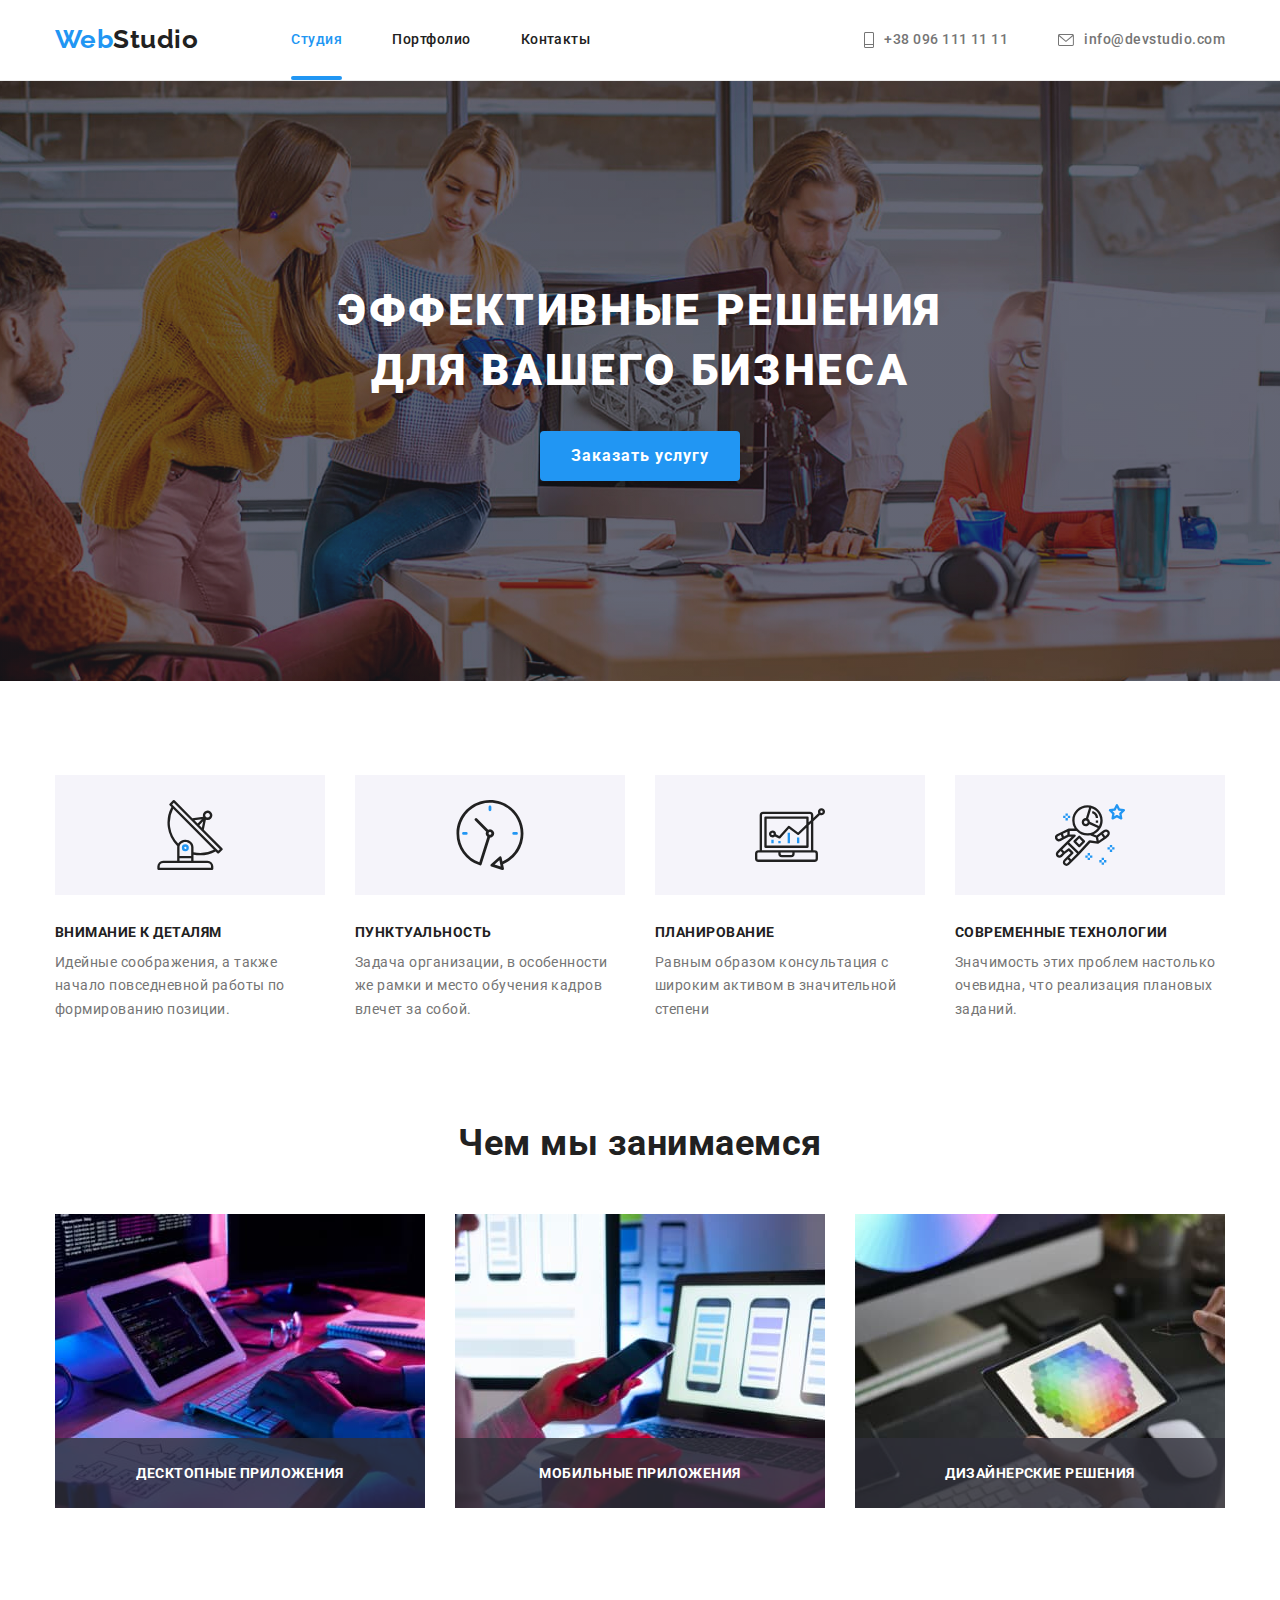
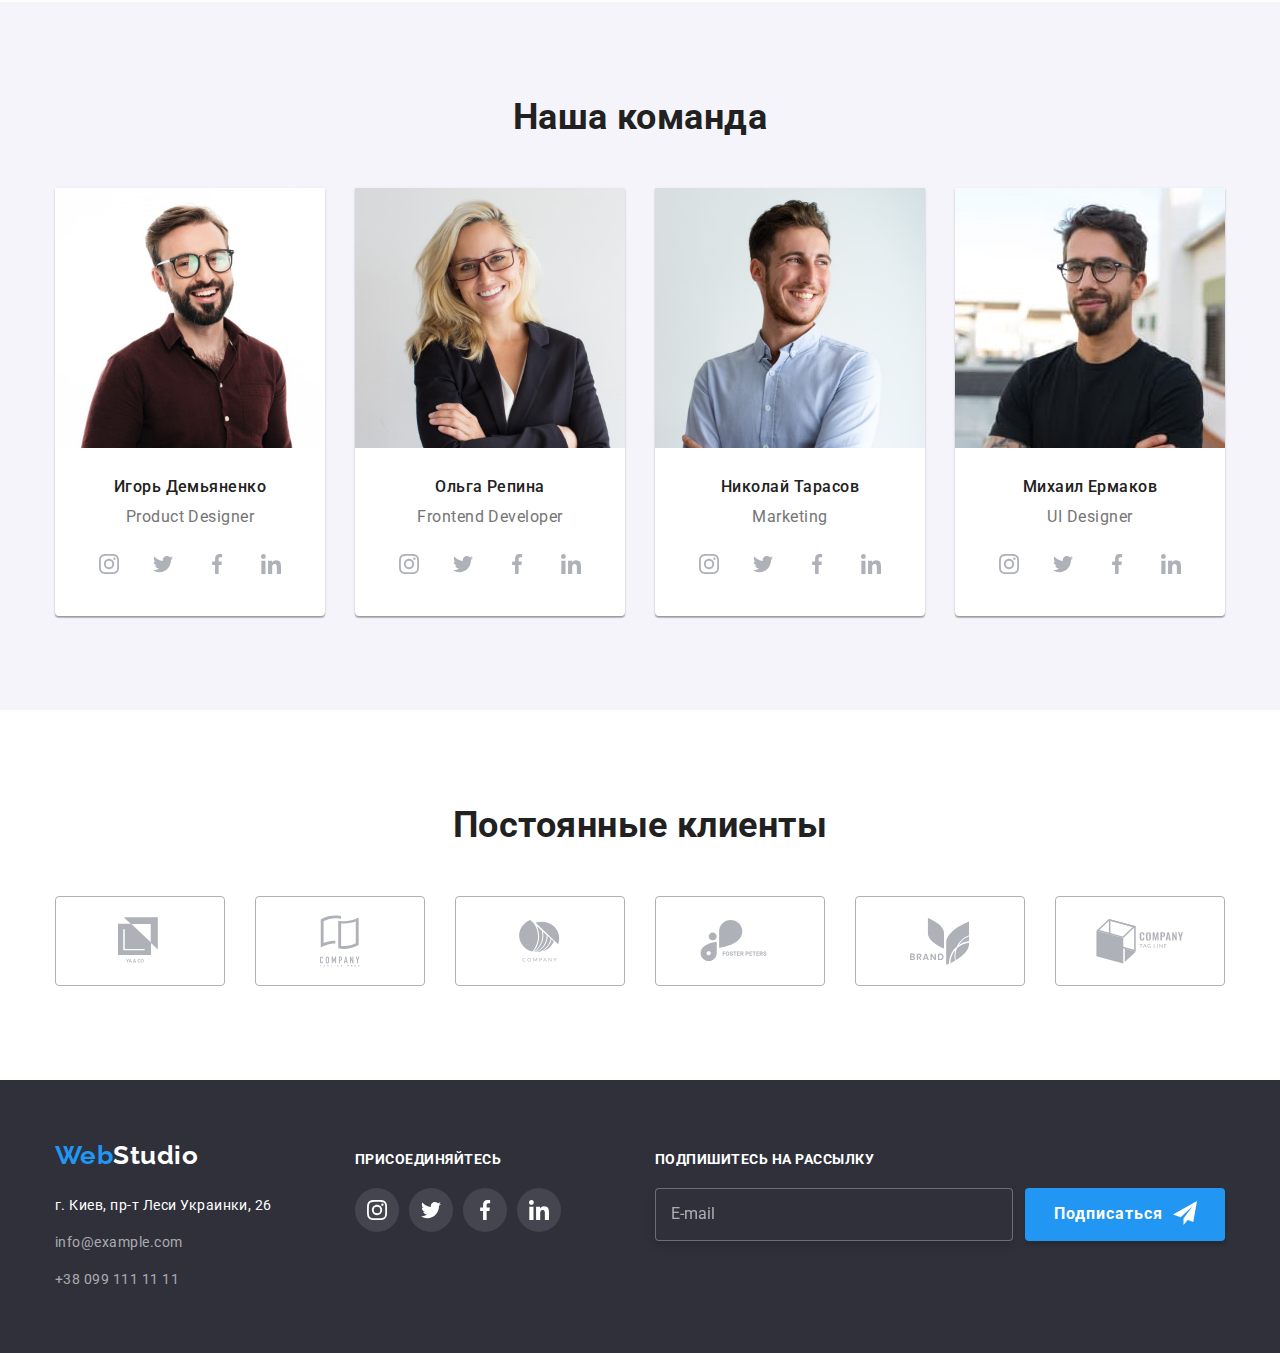
<file: index.html>
<!DOCTYPE html>
<html lang="ru">

 <head>
     <meta charset="UTF-8">
     <meta http-equiv="X-UA-Compatible" content="IE=edge">
     <meta name="viewport" content="width=device-width, initial-scale=1.0">
     <title>Студия</title>
     <link rel="stylesheet" href="css/main.min.css">
     <link rel="preconnect" href="https://fonts.gstatic.com">
     <link
        href="https://fonts.googleapis.com/css2?family=Raleway:wght@700&family=Roboto:wght@400;500;700;900&display=swap"
        rel="stylesheet">
 </head>

 <body>
<header class="page-header">
    <div class="container page-header__container">
        <nav class="navigation">
            <a href="./index.html" class="logo">Web<span class="header-page__logo">Studio</span></a>
            <button type="button" class="menu-btn" data-menu-button>
                <svg class="menu-btn__icon" width="40" height="40" aria-label="Переключатель мобильного меню">
                    <use class="icon-menu" href="./images/icons.svg#icon-menu"></use>
                    <use class="icon-cross" href="./images/icons.svg#icon-mobile-close"></use>
                </svg>
            </button>
        </nav>
        <div class="menu-container" data-menu>
           <ul class="list menu">
                <li class="menu__item">
                    <a class="link menu__link--active" href="./index.html">Студия</a>
                </li>
                <li class="menu__item">
                    <a class="link menu__link" href="./portfolio.html">Портфолио</a>
                </li>
                <li class="menu__item">
                    <a class="link menu__link" href="./contacts.html">Контакты</a>
                </li>
            </ul>
            <div class="mobile-contacts">
            <ul class="list contacts">
                <li class="contacts__item">
                    <a class="link contacts__link" href="tel:+380961111111">
                        <svg class="contacts__icon" width="10" height="16">
                            <use href="./images/icons.svg#icon-phone"></use>
                        </svg>
                        +38 096 111 11 11
                    </a>
                </li>
                <li class="contacts__item">
                 <a class="link contacts__link contacts__link--mobile" href="mailto:info@devstudio.com">
                  <svg class="contacts__icon" width="16" height="12">
                      <use href="./images/icons.svg#icon-envelope"></use>
                 </svg>
                  info@devstudio.com
                 </a>
                </li>
            </ul>
            <ul class="list web">
                <li class="web__item">
                    <a href="./" class="link web__link" target="_blank" rel="noopener norefferrer">Instagram</a>
                </li>
                <li class="web__item">
                    <a href="./" class="link web__link" target="_blank" rel="noopener norefferrer">Twitter</a>
                </li>
                <li class="web__item">
                    <a href="./" class="link web__link" target="_blank" rel="noopener norefferrer">Facebook</a>
                </li>
                <li class="web__item">
                    <a href="./" class="link web__link" target="_blank" rel="noopener norefferrer">LinkedIn</a>
                </li>
           </ul>
        </div>
      </div>
    </div>
  </header>

     <!-- уникальный неповторяющийся контент старницы -->
     <main>
         <!-- баннер, он же герой -->
         <section class="section hero">
             <div class="container hero-container">
                 <div class="hero__content">
                     <h1 class="hero__title">Эффективные решения для вашего бизнеса</h1>
 
                     <button data-modal-open type="button" class="filter-secondary">Заказать услугу</button>
                   </div>
             </div>
         </section>


         <!-- особенности -->
         <section class="feature-section">
             <div class="container">
                 <!-- заголовок, который  будет скрыт с помощью CSS -->
                 <h2 class="primary-title visually-hidden">Особенности</h2>

                 <ul class="grid feature">
                     <li class="grid__item feature__item">
                         <div class="feature__wrapper">
                             <svg class="feature__icon" width="70" height="70">
                                 <use href="./images/icons.svg#icon-antenna" ></use>
                             </svg>
                         </div>
                         <div class="feature__content">
                             <h3 class="secondary-title feature__secondary-title">Внимание к деталям</h3>
                             <p class="feature__text">Идейные соображения, а также начало повседневной работы по
                                 формированию позиции.
                             </p>
                        </div>
                     </li>
                     
                    <li class="grid__item feature__item">
                         <div class="feature__wrapper">
                             <svg class="feature__icon" width="70" height="70">
                                 <use href="./images/icons.svg#icon-clock"></use>
                             </svg>
                         </div>
                        <div class="feature__content">
                             <h3 class="secondary-title feature__secondary-title">Пунктуальность</h3>
                              <p class="feature__text">Задача организации, в особенности же рамки и место обучения кадров
                                 влечет за собой.
                              </p>
                        </div>
                     </li>
                    <li class="grid__item feature__item">
                         <div class="feature__wrapper">
                             <svg class="feature__icon" width="70" height="70">
                                 <use href="./images/icons.svg#icon-diagram"></use>
                             </svg>
                         </div>
                        <div class="feature__content">
                               <h3 class="secondary-title feature__secondary-title">Планирование</h3>
                               <p class="feature__text">Равным образом консультация с широким активом в значительной степени
                               </p>
                        </div>
                     </li>
                     
                    <li class="grid__item feature__item">
                         <div class="feature__wrapper">
                             <svg class="feature__icon" width="70" height="70">
                                 <use href="./images/icons.svg#icon-astronaut"></use>
                             </svg>
                         </div>
                         <div class="feature__content">
                               <h3 class="secondary-title feature__secondary-title">Современные технологии</h3>
                               <p class="feature__text">Значимость этих проблем настолько очевидна, что реализация плановых
                                    заданий.
                              </p>
                        </div>
                     </li>
                  </ul>
             </div>
         </section>

         <!-- Чем мы занимаемся -->
         <section class="section gallery-section">
             <div class="container">
                 <h2 class="primary-title">Чем мы занимаемся</h2>
                  <ul class="grid gallery">
                      <li class="grid__item gallery__item">
                         <div class="gallery__wrapper">
                             <img class="gallery__img" src="./images/desktop/gallery/box1.jpg" alt="код" width="370">
                                <div class="gallery__actions">
                                    <p>Десктопные приложения</p>
                                </div>
                         </div>
                     </li>
                     
                     <li class="grid__item gallery__item">
                         <div class="gallery__wrapper">
                             <img class="gallery__img" src="./images/desktop/gallery/box2.jpg" alt="стили" width="370">
                             <div class="gallery__actions">
                                 <p>Мобильные приложения</p>
                             </div>
                         </div>
                     </li>
                     
                      <li class="grid__item gallery__item">
                          <div class="gallery__wrapper">
                             <img class="gallery__img" src="./images/desktop/gallery/box3.jpg" alt="цвета" width="370">
                             <div class="gallery__actions">
                                 <p>Дизайнерские решения</p>
                             </div>
                          </div>
                      </li>
                  </ul>
             </div>
         </section>

         <!-- Наша команда -->
          <section class="section team">
             <div class="container">
                 <h2 class="primary-title">Наша команда</h2>

                 <ul class="grid team-list">
                      <li class="grid__item team-list__item">
                          <picture>
                              <source srcset="./images/desktop/team/ID.jpg 1x, ./images/desktop/team/ID@2x.jpg 2x" media="(min-width: 1200px)" />
                              <source srcset="./images/tablet/team/ID.jpg 1x, ./images/tablet/team/ID@2x.jpg 2x" media="(min-width: 768px)" />
                              <source srcset="./images/mobile/team/ID.jpg 1x, ./images/mobile/team/ID@2x.jpg 2x" media="(max-width: 767px)" />
                              <img class="team-list__image" src="./images/desktop/team/ID.jpg" alt="Игорь Демьяненко" width="450">
                          </picture>
                                                
                          <div class="team-list__content">
                              <h3 class="team-list__title">Игорь Демьяненко</h3>
                              <p class="team-list__text">Product Designer</p>
                              <ul class="list socials">
                                  <li class="socials__item">
                                      <a href="./" class="socials__link team-list__link" target="_blank" rel="noopener norefferrer">
                                         <svg class="socials__icon" width="20" height="20">
                                             <use href="./images/icons.svg#icon-instagram"></use>
                                         </svg>
                                      </a>
                                  </li>
                                  <li class="socials__item ">
                                     <a href="./" class="socials__link team-list__link" target="_blank" rel="noopener norefferrer">
                                         <svg class="socials__icon" width="20" height="20">
                                             <use href="./images/icons.svg#icon-twitter"></use>
                                         </svg>
                                     </a>
                                  </li>
                                  <li class="socials__item ">
                                     <a href="./" class="socials__link team-list__link" target="_blank" rel="noopener norefferrer">
                                         <svg class="socials__icon" width="20" height="20">
                                             <use href="./images/icons.svg#icon-facebook"></use>
                                         </svg>
                                     </a>
                                  </li>
                                  <li class="socials__item">
                                     <a href="./" class="socials__link team-list__link" target="_blank" rel="noopener norefferrer">
                                         <svg class="socials__icon" width="20" height="20">
                                             <use href="./images/icons.svg#icon-linkedin"></use>
                                         </svg>
                                     </a>
                                  </li>
                              </ul>
                          </div>
                       </li>
                       <li class="grid__item team-list__item">
                           <picture>
                              <source srcset="./images/desktop/team/OR.jpg 1x, ./images/desktop/team/OR@2x.jpg 2x" media="(min-width: 1200px)" />
                              <source srcset="./images/tablet/team/OR.jpg 1x, ./images/tablet/team/OR@2x.jpg 2x" media="(min-width: 768px)" />
                              <source srcset="./images/mobile/team/OR.jpg 1x, ./images/mobile/team/OR@2x.jpg 2x" media="(max-width: 767px)" />
                              <img class="team-list__image" src="./images/desktop/team/OR.jpg" alt="Ольга Репина" width="450">
                           </picture>
                             <div class="team-list__content">
                             <h3 class="team-list__title">Ольга Репина</h3>
                             <p class="team-list__text">Frontend Developer</p>
                             <ul class="list socials">
                                 <li class="socials__item">
                                     <a href="./" class="socials__link team-list__link" target="_blank" rel="noopener norefferrer">
                                         <svg class="socials__icon" width="20" height="20">
                                             <use href="./images/icons.svg#icon-instagram"></use>
                                         </svg>
                                     </a>
                                 </li>
                                 <li class="socials__item">
                                     <a href="./" class="socials__link team-list__link" target="_blank" rel="noopener norefferrer">
                                         <svg class="socials__icon" width="20" height="20">
                                             <use href="./images/icons.svg#icon-twitter"></use>
                                         </svg>
                                     </a>
                                 </li>
                                 <li class="socials__item">
                                      <a href="./" class="socials__link team-list__link" target="_blank" rel="noopener norefferrer">
                                         <svg class="socials__icon" width="20" height="20">
                                         <use href="./images/icons.svg#icon-facebook"></use>
                                         </svg>
                                     </a>
                                 </li>
                                 <li class="socials__item">
                                       <a href="./" class="socials__link team-list__link" target="_blank" rel="noopener norefferrer">
                                         <svg class="socials__icon" width="20" height="20">
                                             <use href="./images/icons.svg#icon-linkedin"></use>
                                         </svg>
                                       </a>
                                 </li>
                             </ul>
                          </div>
                       </li>
                    
                       <li class="team-list__item grid__item">
                           <picture>
                              <source srcset="./images/desktop/team/NT.jpg 1x, ./images/desktop/team/NT@2x.jpg 2x" media="(min-width: 1200px)" />
                              <source srcset="./images/tablet/team/NT.jpg 1x, ./images/tablet/team/NT@2x.jpg 2x" media="(min-width: 768px)" />
                              <source srcset="./images/mobile/team/NT.jpg 1x, ./images/mobile/team/NT@2x.jpg 2x" media="(max-width: 767px)" />
                              <img class="team-list__image" src="./images/desktop/team/NT.jpg" alt="Николай Тарасов" width="450">
                           </picture>
                         
                         <div class="team-list__content">
                             <h3 class="team-list__title">Николай Тарасов</h3>
                             <p class="team-list__text">Marketing</p>
                             <ul class="list socials">
                                 <li class="socials__item">
                                     <a href="./" class="socials__link team-list__link" target="_blank" rel="noopener norefferrer">
                                         <svg class="socials__icon" width="20" height="20">
                                             <use href="./images/icons.svg#icon-instagram"></use>
                                         </svg>
                                     </a>
                                 </li>
                                 <li class="socials__item">
                                     <a href="./" class="socials__link team-list__link" target="_blank" rel="noopener norefferrer">
                                         <svg class="socials__icon" width="20" height="20">
                                             <use href="./images/icons.svg#icon-twitter"></use>
                                         </svg>
                                     </a>
                                 </li>
                                 <li class="socials__item">
                                     <a href="./" class="socials__link team-list__link" target="_blank" rel="noopener norefferrer">
                                         <svg class="socials__icon" width="20" height="20">
                                             <use href="./images/icons.svg#icon-facebook"></use>
                                         </svg>
                                     </a>
                                 </li>
                                 <li class="socials__item">
                                     <a href="./" class="socials__link team-list__link" target="_blank" rel="noopener norefferrer">
                                         <svg class="socials__icon" width="20" height="20">
                                             <use href="./images/icons.svg#icon-linkedin"></use>
                                         </svg>
                                     </a>
                                 </li>
                             </ul>
                         </div>
                       </li>
                   
                       <li class="team-list__item grid__item">
                           <picture>
                             <source srcset="./images/desktop/team/ME.jpg 1x, ./images/desktop/team/ME@2x.jpg 2x" media="(min-width: 1200px)" />
                             <source srcset="./images/tablet/team/ME.jpg 1x, ./images/tablet/team/ME@2x.jpg 2x" media="(min-width: 768px)" />
                             <source srcset="./images/mobile/team/ME.jpg 1x, ./images/mobile/team/ME@2x.jpg 2x" media="(max-width: 767px)"/>
                             <img class="team-list__image" src="./images/desktop/team/ME.jpg" alt="Михаил Ермаков" width="450">
                           </picture>
                          
                          <div class="team-list__content">
                             <h3 class="team-list__title">Михаил Ермаков</h3>
                             <p class="team-list__text">UI Designer</p>
                             <ul class="list socials">
                                 <li class="socials__item">
                                     <a href="./" class="socials__link team-list__link" target="_blank" rel="noopener norefferrer">
                                         <svg class="socials__icon" width="20" height="20">
                                             <use href="./images/icons.svg#icon-instagram"></use>
                                         </svg>
                                     </a>
                                 </li>
                                 <li class="socials__item">
                                     <a href="./" class="socials__link team-list__link" target="_blank" rel="noopener norefferrer">
                                         <svg class="socials__icon" width="20" height="20">
                                             <use href="./images/icons.svg#icon-twitter"></use>
                                         </svg>
                                     </a>
                                 </li>
                                 <li class="socials__item">
                                     <a href="./" class="socials__link team-list__link" target="_blank" rel="noopener norefferrer">
                                         <svg class="socials__icon" width="20" height="20">
                                             <use href="./images/icons.svg#icon-facebook"></use>
                                         </svg>
                                      </a>
                                 </li>
                                 <li class="socials__item">
                                     <a href="./" class="socials__link team-list__link" target="_blank" rel="noopener norefferrer">
                                          <svg class="socials__icon" width="20" height="20">
                                             <use href="./images/icons.svg#icon-linkedin"></use>
                                         </svg>
                                     </a>
                                 </li>
                             </ul>
                         </div>
                      </li>
                 </ul> 
             </div>
         </section>

          <!-- Постоянные  клиенты  -->

         <section class="section clients-section">
             <div class="container">
                 <h2 class="primary-title">Постоянные клиенты</h2>
                 <ul class="grid clients">
                     <li class="grid__item clients__item">
                         <a href="./" class="socials__link clients--socials__link" target="_blank" rel="noopener norefferrer">
                             <svg class="socials__icon" width="44" height="49">
                                 <use href="./images/icons.svg#icon-logo-1"></use>
                             </svg>
                         </a>
                     </li>
                    <li class="grid__item clients__item">
                         <a href="./" class="socials__link clients--socials__link" target="_blank" rel="noopener norefferrer">
                             <svg class="socials__icon" width="40" height="52">
                                 <use href="./images/icons.svg#icon-logo-2"></use>
                             </svg>
                         </a>
                     </li>
                     <li class="grid__item clients__item">
                         <a href="./" class="socials__link clients--socials__link" target="_blank" rel="noopener norefferrer">
                             <svg class="socials__icon" width="41" height="42">
                                 <use href="./images/icons.svg#icon-logo-3"></use>
                             </svg>
                         </a>
                     </li>
                     <li class="grid__item clients__item">
                         <a href="./" class="socials__link clients--socials__link" target="_blank" rel="noopener norefferrer">
                             <svg class="socials__icon" width="80" height="42">
                                 <use href="./images/icons.svg#icon-logo-4"></use>
                             </svg>
                         </a>
                     </li>
                     <li class="grid__item clients__item">
                         <a href="./" class="socials__link clients--socials__link" target="_blank" rel="noopener norefferrer">
                              <svg class="socials__icon" width="59" height="47">
                                  <use href="./images/icons.svg#icon-logo-5"></use>
                             </svg>
                         </a>
                     </li>
                     <li class="grid__item clients__item">
                         <a href="./" class="socials__link clients--socials__link" target="_blank" rel="noopener norefferrer">
                             <svg class="socials__icon" width="88" height="45">
                                 <use href="./images/icons.svg#icon-logo-6"></use>
                             </svg>
                         </a>
                     </li>
                  </ul>
             </div>
          </section>
     </main>

        <!-- подвал -->

     <footer class="footer-page">
          <div class="container footer-page__container ">
                <div class="footer-page__wrapper">
                    <a href="./index.html" class="logo footer">Web<span class="footer-page__logo">Studio</span></a>
        
                    <address>
                        <ul class="list adds">
                            <li class="adds__item">
                                <a href='https://goo.gl/maps/BAJuguoc85MBjUrx9' target="_blank" rel="noopener norefferrer"
                                    class="link adds__link--light">
                                    г. Киев, пр-т Леси Украинки, 26</a>
                            </li>
                            <li class="adds__item">
                                <a href="mailto:info@example.com" class="link adds__link">info@example.com</a>
                            </li>
                            <li class="adds__item">
                                <a href="tel:+380991111111" class="link adds__link">+38 099 111 11 11</a>
                            </li>
                        </ul>
                    </address>
               </div>
        
                <div class="footer-page__wrapper">
                    <p class="footer-page__text">присоединяйтесь</p>
                    <ul class="list socials  footer-page__wrapper--socials">
                      <li class="socials__item">
                            <a href="./" class="socials__link socials__link--dark" target="_blank" rel="noopener norefferrer">
                                <svg class="socials__icon socials__icon--light" width="20" height="20">
                                    <use href="./images/icons.svg#icon-instagram"></use>
                                </svg>
                            </a>
                      </li>
                      <li class="socials__item">
                            <a href="./" class="socials__link socials__link--dark" target="_blank" rel="noopener norefferrer">
                                <svg class="socials__icon socials__icon--light" width="20" height="20">
                                    <use href="./images/icons.svg#icon-twitter"></use>
                                </svg>
                            </a>
                       </li>
                       <li class="socials__item">
                            <a href="./" class="socials__link socials__link--dark" target="_blank" rel="noopener norefferrer">
                                <svg class="socials__icon socials__icon--light" width="20" height="20">
                                    <use href="./images/icons.svg#icon-facebook"></use>
                                </svg>
                            </a>
                      </li>
                      <li class="socials__item">
                            <a href="./" class="socials__link socials__link--dark" target="_blank" rel="noopener norefferrer">
                                <svg class="socials__icon socials__icon--light" width="20" height="20">
                                    <use href="./images/icons.svg#icon-linkedin"></use>
                                </svg>
                            </a>
                      </li>
                  </ul>
               </div>
               <div class="footer-page__wrapper">
                  <p class="footer-page__text">Подпишитесь на рассылку</p>
                  <form class="mailing-form">
                     <label class="mailing__field">
                         <input class="mailing__input" type="email" name="email" placeholder="E-mail" />
                     </label>
                      <div class="mailing__wrapper">
                         <button class="filter-secondary footer-page__filter-secondary" type="submit">Подписаться</button>
                          <svg class="mailing__icon" width="24" height="24">
                                <use href="./images/icons.svg#icon-icon-send"></use>
                           </svg>
                      </div>
                 </form>
               </div>
         </div>
      </footer>
       <div data-modal class="backdrop is-hidden data-backdrop">
          <div class="modal">
              <button data-modal-close class="modal-button"  aria-label="Close" onclick="myDialog.close()">
                 <svg class="modal__icon" width="18" height="18">
                     <use href="./images/icons.svg#icon-close-black"></use>
                 </svg>
             </button>

             <form class="modal-form">
                 <div class="modal-form__thumb">
                  <p class="modal__text">Оставьте свои данные, мы вам перезвоним</p>
                </div>
                  <div class="modal-form__field">
                     <label>
                         <input class="modal-form__input" type="text" name="user-name">
                         <span class="modal-form__text">Имя</span>
                         <svg class="modal-form__icon" width="18" height="18">
                             <use href="./images/icons.svg#icon-human"></use>
                         </svg>
                     </label>
                  </div>
                  <div class="modal-form__field">
                     <label>
                          <input class="modal-form__input" type="tel" name="tel">
                          <span class="modal-form__text">Телефон</span>
                          <svg class="modal-form__icon" width="18" height="18">
                             <use href="./images/icons.svg#icon-tel"></use>
                          </svg>
                     </label>
                  </div>
                  <div class="modal-form__field">
                     <label>
                         <input class="modal-form__input" type="email" name="mail">
                         <span class="modal-form__text">Почта</span>
                         <svg class="modal-form__icon" width="18" height="18">
                            <use href="./images/icons.svg#icon-email-1"></use>
                        </svg>
                     </label>
                  </div>
                  <div class="modal-form__field">
                     <label>
                         <textarea class="modal-form__input" name="comments"  rows="6" placeholder="Введите текст"></textarea>
                         <span class="modal-form__text">Комментарий</span>
                     </label>
                  </div>
                  <div class="modal-form__field">
                     <label class="checkbox">
                         <input class="checkbox__input visually-hidden" type="checkbox" name="agreement">
                             <svg class="modal-form__icon-checkbox" width="16" height="15">
                                <use href="./images/icons.svg#icon-icon-check-2"></use>
                            </svg>
                         <span class="checkbox__text">Соглашаюсь с рассылкой и принимаю</span>
                         <a class="modal__link" href="./" target="_blank" rel="noopener norefferrer">Условия договора</a>
                     </label>
                 </div>
                 
                 <button class="filter-secondary" type="submit">
                      Отправить
                 </button>
             </form>
          </div>
      </div> 
     <script src="./js/mobile-menu.js"></script>
     <script src="./js/modal.js"></script>
  
  </body>
</html>
</file>
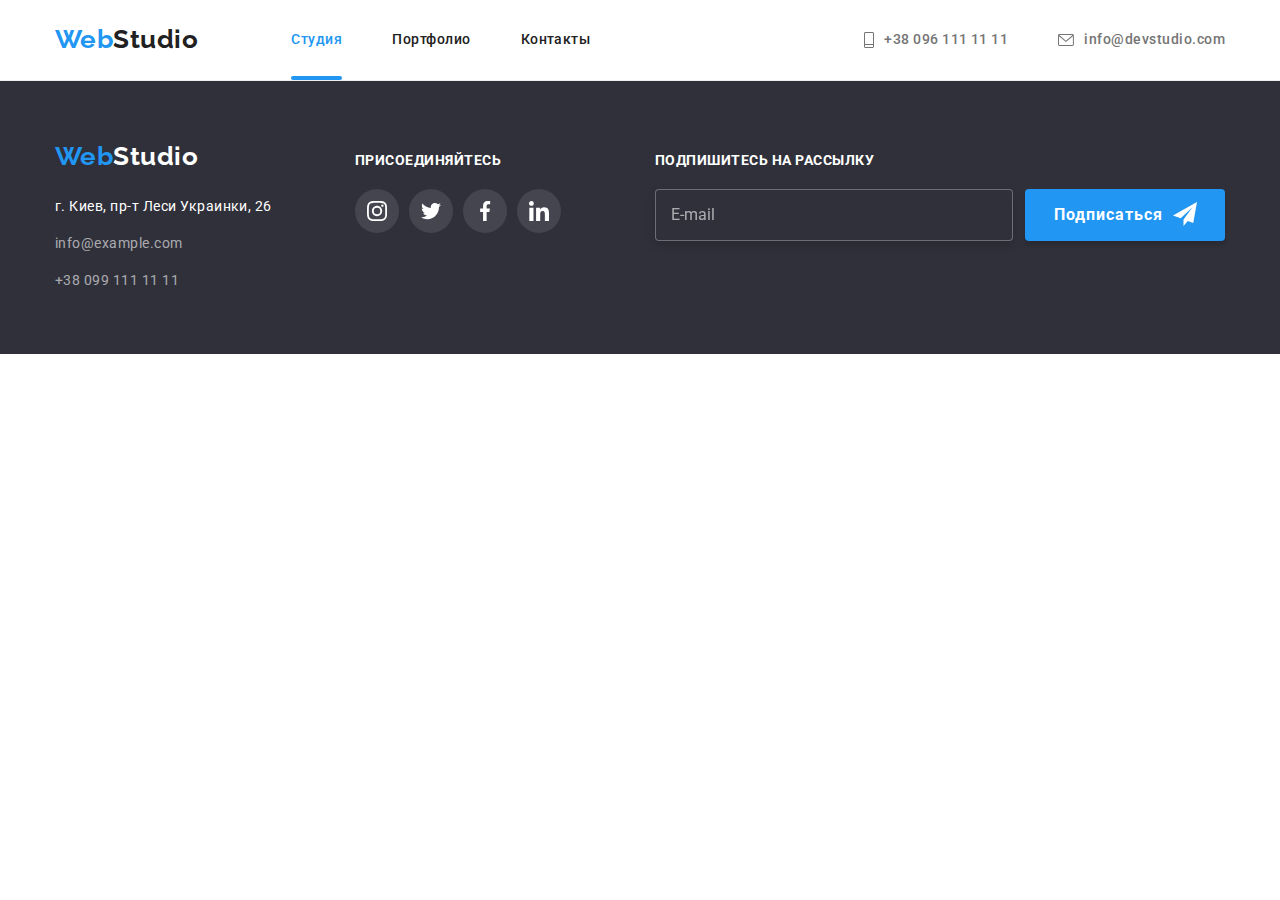
<file: contacts.html>
<!DOCTYPE html>
<html lang="ru">

 <head>
    <meta charset="UTF-8">
    <meta http-equiv="X-UA-Compatible" content="IE=edge">
    <meta name="viewport" content="width=device-width, initial-scale=1.0">
    <title>Студия</title>
    <link rel="stylesheet" href="css/main.min.css">
    <link rel="preconnect" href="https://fonts.gstatic.com">
    <link
        href="https://fonts.googleapis.com/css2?family=Raleway:wght@700&family=Roboto:wght@400;500;700;900&display=swap"
        rel="stylesheet">
 </head>

<body>
<header class="page-header">
    <div class="container page-header__container">
        <nav class="navigation">
            <a href="./index.html" class="logo">Web<span class="header-page__logo">Studio</span></a>
            <button type="button" class="menu-btn" data-menu-button>
                <svg class="menu-btn__icon" width="40" height="40" aria-label="Переключатель мобильного меню">
                    <use class="icon-menu" href="./images/icons.svg#icon-menu"></use>
                    <use class="icon-cross" href="./images/icons.svg#icon-mobile-close"></use>
                </svg>
            </button>
        </nav>
        <div class="menu-container" data-menu>
            <ul class="list menu">
                <li class="menu__item">
                    <a class="link menu__link--active" href="./index.html">Студия</a>
                </li>
                <li class="menu__item">
                    <a class="link menu__link" href="./portfolio.html">Портфолио</a>
                </li>
                <li class="menu__item">
                    <a class="link menu__link" href="./contacts.html">Контакты</a>
                </li>
            </ul>
            <div class="mobile-contacts">
                <ul class="list contacts">
                    <li class="contacts__item">
                        <a class="link contacts__link" href="tel:+380961111111">
                            <svg class="contacts__icon" width="10" height="16">
                                <use href="./images/icons.svg#icon-phone"></use>
                            </svg>
                            +38 096 111 11 11
                        </a>
                    </li>
                    <li class="contacts__item">
                        <a class="link contacts__link contacts__link--mobile" href="mailto:info@devstudio.com">
                            <svg class="contacts__icon" width="16" height="12">
                                <use href="./images/icons.svg#icon-envelope"></use>
                            </svg>
                            info@devstudio.com
                        </a>
                    </li>
                </ul>
                <ul class="list web">
                    <li class="web__item">
                        <a href="./" class="link web__link" target="_blank" rel="noopener norefferrer">Instagram</a>
                    </li>
                    <li class="web__item">
                        <a href="./" class="link web__link" target="_blank" rel="noopener norefferrer">Twitter</a>
                    </li>
                    <li class="web__item">
                        <a href="./" class="link web__link" target="_blank" rel="noopener norefferrer">Facebook</a>
                    </li>
                    <li class="web__item">
                        <a href="./" class="link web__link" target="_blank" rel="noopener norefferrer">LinkedIn</a>
                    </li>
                </ul>
            </div>
        </div>
    </div>
</header>
        <!-- подвал -->
    <footer class="footer-page">
        <div class="container footer-page__container ">
            <div class="footer-page__wrapper">
                <a href="./index.html" class="logo footer">Web<span class="footer-page__logo">Studio</span></a>
    
                <address>
                    <ul class="list adds">
                        <li class="adds__item">
                            <a href='https://goo.gl/maps/BAJuguoc85MBjUrx9' target="_blank" rel="noopener norefferrer"
                                class="link adds__link--light">
                                г. Киев, пр-т Леси Украинки, 26</a>
                        </li>
                        <li class="adds__item">
                            <a href="mailto:info@example.com" class="link adds__link">info@example.com</a>
                        </li>
                        <li class="adds__item">
                            <a href="tel:+380991111111" class="link adds__link">+38 099 111 11 11</a>
                        </li>
                    </ul>
                </address>
            </div>
    
            <div class="footer-page__wrapper">
                <p class="footer-page__text">присоединяйтесь</p>
                <ul class="list socials  footer-page__wrapper--socials">
                    <li class="socials__item">
                        <a href="./" class="socials__link socials__link--dark" target="_blank" rel="noopener norefferrer">
                            <svg class="socials__icon socials__icon--light" width="20" height="20">
                                <use href="./images/icons.svg#icon-instagram"></use>
                            </svg>
                        </a>
                    </li>
                    <li class="socials__item">
                        <a href="./" class="socials__link socials__link--dark" target="_blank" rel="noopener norefferrer">
                            <svg class="socials__icon socials__icon--light" width="20" height="20">
                                <use href="./images/icons.svg#icon-twitter"></use>
                            </svg>
                        </a>
                    </li>
                    <li class="socials__item">
                        <a href="./" class="socials__link socials__link--dark" target="_blank" rel="noopener norefferrer">
                            <svg class="socials__icon socials__icon--light" width="20" height="20">
                                <use href="./images/icons.svg#icon-facebook"></use>
                            </svg>
                        </a>
                    </li>
                    <li class="socials__item">
                        <a href="./" class="socials__link socials__link--dark" target="_blank" rel="noopener norefferrer">
                            <svg class="socials__icon socials__icon--light" width="20" height="20">
                                <use href="./images/icons.svg#icon-linkedin"></use>
                            </svg>
                        </a>
                    </li>
                </ul>
            </div>
            <div class="footer-page__wrapper">
                <p class="footer-page__text">Подпишитесь на рассылку</p>
                <form class="mailing-form">
                    <label class="mailing__field">
                        <input class="mailing__input" type="email" name="email" placeholder="E-mail" />
                    </label>
                    <div class="mailing__wrapper">
                        <button class="filter-secondary footer-page__filter-secondary" type="submit">Подписаться</button>
                        <svg class="mailing__icon" width="24" height="24">
                            <use href="./images/icons.svg#icon-icon-send"></use>
                        </svg>
                    </div>
                </form>
            </div>
        </div>
    </footer>
        <script src="./js/mobile-menu.js"></script>
    </body>

</html>
</file>
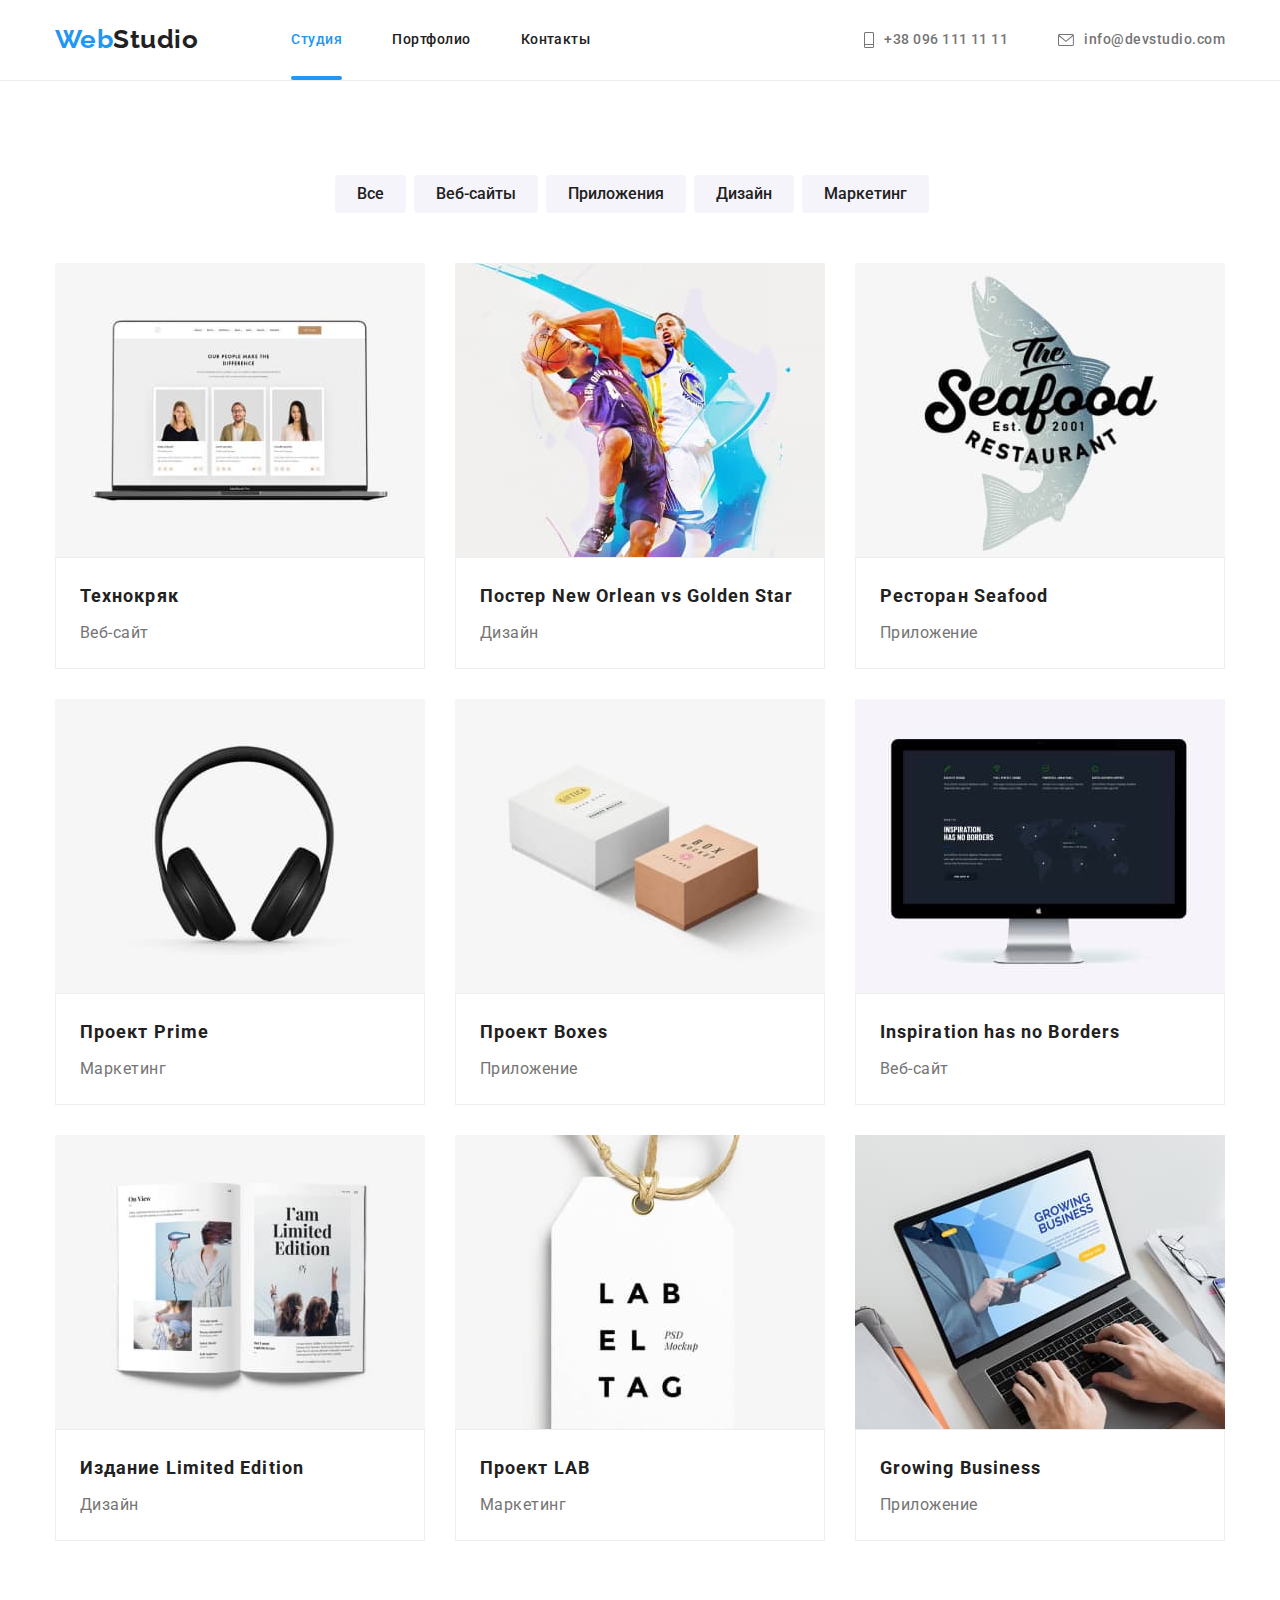
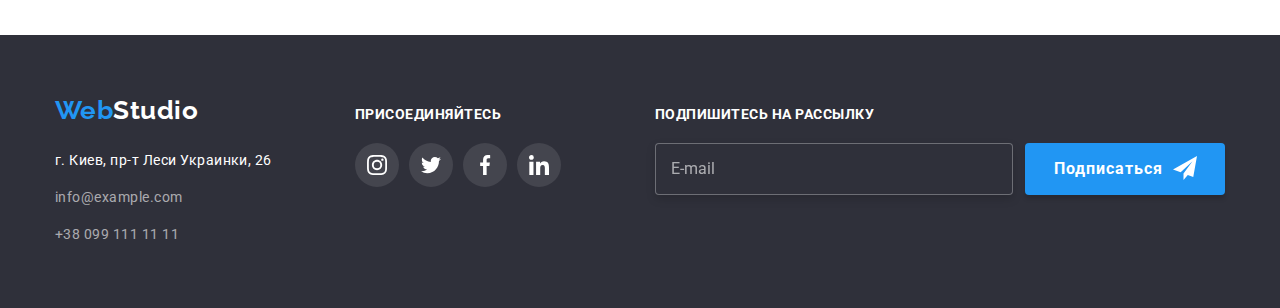
<file: portfolio.html>
<!DOCTYPE html>
<html lang="ru">

<head>
    <meta charset="UTF-8">
    <meta http-equiv="X-UA-Compatible" content="IE=edge">
    <meta name="viewport" content="width=device-width, initial-scale=1.0">
    <title>Портфолио</title>
    <link rel="stylesheet" href="css/main.min.css">
    <link
        href="https://fonts.googleapis.com/css2?family=Raleway:wght@700&family=Roboto:wght@400;500;700;900&display=swap"
        rel="stylesheet">
</head>

<body>
<header class="page-header">
    <div class="container page-header__container">
        <nav class="navigation">
            <a href="./index.html" class="logo">Web<span class="header-page__logo">Studio</span></a>
            <button type="button" class="menu-btn" data-menu-button>
                <svg class="menu-btn__icon" width="40" height="40" aria-label="Переключатель мобильного меню">
                    <use class="icon-menu" href="./images/icons.svg#icon-menu"></use>
                    <use class="icon-cross" href="./images/icons.svg#icon-mobile-close"></use>
                </svg>
            </button>
        </nav>
        <div class="menu-container" data-menu>
            <ul class="list menu">
                <li class="menu__item">
                    <a class="link menu__link--active" href="./index.html">Студия</a>
                </li>
                <li class="menu__item">
                    <a class="link menu__link" href="./portfolio.html">Портфолио</a>
                </li>
                <li class="menu__item">
                    <a class="link menu__link" href="./contacts.html">Контакты</a>
                </li>
            </ul>
            <div class="mobile-contacts">
                <ul class="list contacts">
                    <li class="contacts__item">
                        <a class="link contacts__link" href="tel:+380961111111">
                            <svg class="contacts__icon" width="10" height="16">
                                <use href="./images/icons.svg#icon-phone"></use>
                            </svg>
                            +38 096 111 11 11
                        </a>
                    </li>
                    <li class="contacts__item">
                        <a class="link contacts__link contacts__link--mobile" href="mailto:info@devstudio.com">
                            <svg class="contacts__icon" width="16" height="12">
                                <use href="./images/icons.svg#icon-envelope"></use>
                            </svg>
                            info@devstudio.com
                        </a>
                    </li>
                </ul>
                <ul class="list web">
                    <li class="web__item">
                        <a href="./" class="link web__link" target="_blank" rel="noopener norefferrer">Instagram</a>
                    </li>
                    <li class="web__item">
                        <a href="./" class="link web__link" target="_blank" rel="noopener norefferrer">Twitter</a>
                    </li>
                    <li class="web__item">
                        <a href="./" class="link web__link" target="_blank" rel="noopener norefferrer">Facebook</a>
                    </li>
                    <li class="web__item">
                        <a href="./" class="link web__link" target="_blank" rel="noopener norefferrer">LinkedIn</a>
                    </li>
                </ul>
            </div>
        </div>
    </div>
</header>

    <main>
        <section class="section portfolio">
            <div class="container">

                <!-- заголовок, который  будет скрыт с помощью CSS -->
                <h1 class="main-title visually-hidden">Галерея работ</h1>

                <!-- фильтры -->
                <!-- заголовок, который  будет скрыт с помощью CSS -->
                <h2 class="primary-title visually-hidden">Наши работы</h2>

             <div class="filters">
                  <ul class="list filters__list">
                      <li class="filters__item"><button type="button" class="filter-primary">Все</button></li>
                      <li class="filters__item"><button type="button" class="filter-primary">Веб-сайты</button></li>
                      <li class="filters__item"><button type="button" class="filter-primary">Приложения</button></li>
                      <li class="filters__item"><button type="button" class="filter-primary">Дизайн</button></li>
                      <li class="filters__item"><button type="button" class="filter-primary">Маркетинг</button></li>
                  </ul>
              </div> 

              <ul class="grid works">
                  <li class="grid__item works__item">
                      <a class="works__link" href="./">
                         <div class="works__wrapper">
                              <picture>
                                <source srcset="./images/desktop/works/project1.jpg 1x, ./images/desktop/works/project1@2x.jpg 2x" media="(min-width: 1200px)" />
                                <source srcset="./images/tablet/works/project1.jpg 1x, ./images/tablet/works/project1@2x.jpg 2x" media="(min-width: 768px)" />
                                <source srcset="./images/mobile/works/project1.jpg 1x, ./images/mobile/works/project1@2x.jpg 2x" media="(max-width: 767px)" />
                                <img class="works__img" src="./images/desktop/works/project1.jpg" alt="project1" width="450">
                              </picture>
                          
                             <div class="works__actions">
                                 <p>Технокряк это современная площадка распространения коронавируса. Компании используют эту платформу для цифрового
                                 шпионажа и атак на защищённые сервера конкурентов.
                                 </p>
                             </div>
                         </div>
                        
                         <div class="works__content">
                             <h2 class="works__title">Технокряк</h2>
                             <p class="works__text">Веб-сайт</p>
                         </div>
                      </a>
                 </li>
    
                 <li class="grid__item works__item">
                     <a class="works__link" href="./">
                         <div class="works__wrapper">
                             <picture>
                                <source srcset="./images/desktop/works/project2.jpg 1x, ./images/desktop/works/project2@2x.jpg 2x"
                                    media="(min-width: 1200px)" />
                                <source srcset="./images/tablet/works/project2.jpg 1x, ./images/tablet/works/project2@2x.jpg 2x"
                                    media="(min-width: 768px)" />
                                <source srcset="./images/mobile/works/project2.jpg 1x, ./images/mobile/works/project2@2x.jpg 2x"
                                    media="(max-width: 767px)" />
                                <img class="works__img" src="./images/desktop/works/project2.jpg" alt="project2" width="450">
                             </picture>

                             <div class="works__actions">
                                 <p>Технокряк это современная площадка распространения коронавируса. Компании используют эту платформу для цифрового
                                     шпионажа и атак на защищённые сервера конкурентов.
                                 </p>
                             </div>
                         </div>  
                         <div class="works__content">
                              <h2 class="works__title">Постер New Orlean vs Golden Star</h2>
                              <p class="works__text">Дизайн</p>
                         </div>
                      </a>
                 </li>

                 <li class="grid__item works__item">
                     <a class="works__link" href="./">
                         <div class="works__wrapper">
                            <picture>
                                <source srcset="./images/desktop/works/project3.jpg 1x, ./images/desktop/works/project3@2x.jpg 2x"
                                    media="(min-width: 1200px)" />
                                <source srcset="./images/tablet/works/project3.jpg 1x, ./images/tablet/works/project3@2x.jpg 2x"
                                    media="(min-width: 768px)" />
                                <source srcset="./images/mobile/works/project3.jpg 1x, ./images/mobile/works/project3@2x.jpg 2x"
                                    media="(max-width: 767px)" />
                            <img class="works__img" src="./images/desktop/works/project3.jpg" alt="project3" width="450">
                            </picture>
    
                             
                             <div class="works__actions">
                                 <p>Технокряк это современная площадка распространения коронавируса. Компании используют эту платформу для цифрового
                                     шпионажа и атак на защищённые сервера конкурентов.
                                 </p>
                             </div>
                          </div>
                          <div class="works__content">
                              <h2 class="works__title">Ресторан Seafood</h2>
                              <p class="works__text">Приложение</p>
                          </div>
                      </a>
                 </li>

                 <li class="grid__item works__item">
                     <a class="works__link" href="./">
                         <div class="works__wrapper">
                        <picture>
                            <source srcset="./images/desktop/works/project4.jpg 1x, ./images/desktop/works/project4@2x.jpg 2x"
                                media="(min-width: 1200px)" />
                            <source srcset="./images/tablet/works/project4.jpg 1x, ./images/tablet/works/project4@2x.jpg 2x"
                                media="(min-width: 768px)" />
                            <source srcset="./images/mobile/works/project4.jpg 1x, ./images/mobile/works/project4@2x.jpg 2x"
                                media="(max-width: 767px)" />
                             <img class="works__img" src="./images//desktop/works/project4.jpg" alt="project4" width="450">
                        </picture>

                             <div class="works__actions">
                                 <p>Технокряк это современная площадка распространения коронавируса. Компании используют эту платформу для цифрового
                                     шпионажа и атак на защищённые сервера конкурентов.
                                 </p>
                             </div>
                         </div>
                          <div class="works__content">
                              <h2 class="works__title">Проект Prime</h2>
                              <p class="works__text">Маркетинг</p>
                          </div>
                      </a>
                 </li> 

                 <li class="grid__item works__item">
                     <a class="works__link" href="./">
                         <div class="works__wrapper">
                        <picture>
                            <source srcset="./images/desktop/works/project5.jpg 1x, ./images/desktop/works/project5@2x.jpg 2x"
                                media="(min-width: 1200px)" />
                            <source srcset="./images/tablet/works/project5.jpg 1x, ./images/tablet/works/project5@2x.jpg 2x"
                                media="(min-width: 768px)" />
                            <source srcset="./images/mobile/works/project5.jpg 1x, ./images/mobile/works/project5@2x.jpg 2x"
                                media="(max-width: 767px)" />
                            <img class="works__img" src="./images/desktop/works/project5.jpg" alt="project5" width="450">
                        </picture>
                            
                             <div class="works__actions">
                                 <p>Технокряк это современная площадка распространения коронавируса. Компании используют эту платформу для цифрового
                                     шпионажа и атак на защищённые сервера конкурентов.
                                 </p>
                             </div>
                          </div>
                          <div class="works__content">
                                 <h2 class="works__title">Проект Boxes</h2>
                                 <p class="works__text">Приложение</p>
                          </div>
                      </a>
                 </li>

                 <li class="grid__item works__item">
                     <a class="works__link" href="./">
                         <div class="works__wrapper">
                        <picture>
                            <source srcset="./images/desktop/works/project6.jpg 1x, ./images/desktop/works/project6@2x.jpg 2x"
                                media="(min-width: 1200px)" />
                            <source srcset="./images/tablet/works/project6.jpg 1x, ./images/tablet/works/project6@2x.jpg 2x"
                                media="(min-width: 768px)" />
                            <source srcset="./images/mobile/works/project6.jpg 1x, ./images/mobile/works/project6@2x.jpg 2x"
                                media="(max-width: 767px)" />
                            <img class="works__img" src="./images/desktop/works/project6.jpg" alt="project6" width="450">
                        </picture>
                            
                             <div class="works__actions">
                                 <p>Технокряк это современная площадка распространения коронавируса. Компании используют эту платформу для цифрового
                                     шпионажа и атак на защищённые сервера конкурентов.
                                 </p>
                             </div>
                         </div>
                         <div class="works__content">
                             <h2 class="works__title">Inspiration has no Borders</h2>
                             <p class="works__text">Веб-сайт</p>
                         </div>
                      </a>
                 </li>
                 <li class="grid__item works__item">
                     <a class="works__link" href="./">
                         <div class="works__wrapper">
                        <picture>
                            <source srcset="./images/desktop/works/project7.jpg 1x, ./images/desktop/works/project7@2x.jpg 2x"
                                media="(min-width: 1200px)" />
                            <source srcset="./images/tablet/works/project7.jpg 1x, ./images/tablet/works/project7@2x.jpg 2x"
                                media="(min-width: 768px)" />
                            <source srcset="./images/mobile/works/project7.jpg 1x, ./images/mobile/works/project7@2x.jpg 2x"
                                media="(max-width: 767px)" />
                           <img class="works__img" src="./images/desktop/works/project7.jpg" alt="project7" width="450">
                        </picture>
                             
                              <div class="works__actions">
                                  <p>Технокряк это современная площадка распространения коронавируса. Компании используют эту платформу для цифрового
                                     шпионажа и атак на защищённые сервера конкурентов.
                                  </p>
                              </div>
                          </div>
                          <div class="works__content">
                             <h2 class="works__title">Издание Limited Edition</h2>
                             <p class="works__text">Дизайн</p>
                          </div>
                       </a>
                 </li>

                 <li class="grid__item works__item">
                     <a class="works__link" href="./">
                         <div class="works__wrapper">
                         <picture>
                            <source srcset="./images/desktop/works/project8.jpg 1x, ./images/desktop/works/project8@2x.jpg 2x"
                                media="(min-width: 1200px)" />
                            <source srcset="./images/tablet/works/project8.jpg 1x, ./images/tablet/works/project8@2x.jpg 2x"
                                media="(min-width: 768px)" />
                            <source srcset="./images/mobile/works/project8.jpg 1x, ./images/mobile/works/project8@2x.jpg 2x"
                                media="(max-width: 767px)" />
                            <img class="works__img" src="./images/desktop/works/project8.jpg" alt="project8" width="450">
                         </picture>
                            
                             <div class="works__actions">
                                 <p>Технокряк это современная площадка распространения коронавируса. Компании используют эту платформу для цифрового
                                     шпионажа и атак на защищённые сервера конкурентов.
                                 </p>
                             </div>
                         </div>
                          <div class="works__content">
                              <h2 class="works__title">Проект LAB</h2>
                              <p class="works__text">Маркетинг</p>
                          </div>
                         
                       </a>
                 </li>

                 <li class="grid__item works__item">
                      <a class="works__link" href="./"> 
                         <div class="works__wrapper">
                         <picture>
                            <source srcset="./images/desktop/works/project9.jpg 1x, ./images/desktop/works/project9@2x.jpg 2x"
                                media="(min-width: 1200px)" />
                            <source srcset="./images/tablet/works/project9.jpg 1x, ./images/tablet/works/project9@2x.jpg 2x"
                                media="(min-width: 768px)" />
                            <source srcset="./images/mobile/works/project9.jpg 1x, ./images/mobile/works/project9@2x.jpg 2x"
                                media="(max-width: 767px)"/>
                         <img class="works__img" src="./images/desktop/works/project9.jpg" alt="project9" width="450">
                         </picture>                             
                             
                             <div class="works__actions">
                                  <p>Технокряк это современная площадка распространения коронавируса. Компании используют эту платформу для цифрового
                                     шпионажа и атак на защищённые сервера конкурентов.
                                  </p>
                             </div>
                         </div>
                
                         <div class="works__content">
                             <h2 class="works__title">Growing Business</h2>
                             <p class="works__text">Приложение</p>
                        </div>
                      </a> 
                   </li>
               </ul>
           </div>
         </section>
     </main>

        <!-- подвал -->
    <footer class="footer-page">
        <div class="container footer-page__container ">
            <div class="footer-page__wrapper">
                <a href="./index.html" class="logo footer">Web<span class="footer-page__logo">Studio</span></a>
    
                <address>
                    <ul class="list adds">
                        <li class="adds__item">
                            <a href='https://goo.gl/maps/BAJuguoc85MBjUrx9' target="_blank" rel="noopener norefferrer"
                                class="link adds__link--light">
                                г. Киев, пр-т Леси Украинки, 26</a>
                        </li>
                        <li class="adds__item">
                            <a href="mailto:info@example.com" class="link adds__link">info@example.com</a>
                        </li>
                        <li class="adds__item">
                            <a href="tel:+380991111111" class="link adds__link">+38 099 111 11 11</a>
                        </li>
                    </ul>
                </address>
            </div>
    
            <div class="footer-page__wrapper">
                <p class="footer-page__text">присоединяйтесь</p>
                <ul class="list socials  footer-page__wrapper--socials">
                    <li class="socials__item">
                        <a href="./" class="socials__link socials__link--dark" target="_blank" rel="noopener norefferrer">
                            <svg class="socials__icon socials__icon--light" width="20" height="20">
                                <use href="./images/icons.svg#icon-instagram"></use>
                            </svg>
                        </a>
                    </li>
                    <li class="socials__item">
                        <a href="./" class="socials__link socials__link--dark" target="_blank" rel="noopener norefferrer">
                            <svg class="socials__icon socials__icon--light" width="20" height="20">
                                <use href="./images/icons.svg#icon-twitter"></use>
                            </svg>
                        </a>
                    </li>
                    <li class="socials__item">
                        <a href="./" class="socials__link socials__link--dark" target="_blank" rel="noopener norefferrer">
                            <svg class="socials__icon socials__icon--light" width="20" height="20">
                                <use href="./images/icons.svg#icon-facebook"></use>
                            </svg>
                        </a>
                    </li>
                    <li class="socials__item">
                        <a href="./" class="socials__link socials__link--dark" target="_blank" rel="noopener norefferrer">
                            <svg class="socials__icon socials__icon--light" width="20" height="20">
                                <use href="./images/icons.svg#icon-linkedin"></use>
                            </svg>
                        </a>
                    </li>
                </ul>
            </div>
            <div class="footer-page__wrapper">
                <p class="footer-page__text">Подпишитесь на рассылку</p>
                <form class="mailing-form">
                    <label class="mailing__field">
                        <input class="mailing__input" type="email" name="email" placeholder="E-mail" />
                    </label>
                    <div class="mailing__wrapper">
                        <button class="filter-secondary footer-page__filter-secondary" type="submit">Подписаться</button>
                        <svg class="mailing__icon" width="24" height="24">
                            <use href="./images/icons.svg#icon-icon-send"></use>
                        </svg>
                    </div>
                </form>
            </div>
        </div>
    </footer>
        <script src="./js/mobile-menu.js"></script>
    </body>
</html>
</file>
<file: css/main.min.css>
/*! modern-normalize v1.0.0 | MIT License | https://github.com/sindresorhus/modern-normalize */*,*::before,*::after{box-sizing:border-box}:root{-moz-tab-size:4;tab-size:4}html{line-height:1.15;-webkit-text-size-adjust:100%}body{margin:0}body{font-family:system-ui,-apple-system,"Segoe UI",Roboto,Helvetica,Arial,sans-serif,"Apple Color Emoji","Segoe UI Emoji"}hr{height:0;color:inherit}abbr[title]{text-decoration:underline dotted}b,strong{font-weight:bolder}code,kbd,samp,pre{font-family:ui-monospace, SFMono-Regular, Consolas, "Liberation Mono", Menlo, monospace;font-size:1em}small{font-size:80%}sub,sup{font-size:75%;line-height:0;position:relative;vertical-align:baseline}sub{bottom:-0.25em}sup{top:-0.5em}table{text-indent:0;border-color:inherit}button,input,optgroup,select,textarea{font-family:inherit;font-size:100%;line-height:1.15;margin:0}button,select{text-transform:none}button,[type="button"],[type="reset"],[type="submit"]{-webkit-appearance:button}::-moz-focus-inner{border-style:none;padding:0}:-moz-focusring{outline:1px dotted ButtonText}:-moz-ui-invalid{box-shadow:none}legend{padding:0}progress{vertical-align:baseline}::-webkit-inner-spin-button,::-webkit-outer-spin-button{height:auto}[type="search"]{-webkit-appearance:textfield;outline-offset:-2px}::-webkit-search-decoration{-webkit-appearance:none}::-webkit-file-upload-button{-webkit-appearance:button;font:inherit}summary{display:list-item}:root{--primary-text: #757575;--title-text: #212121;--accent: #2196f3;--primary-white: #ffffff;--primary-background: #2f303a;--secondary-background: #f5f4fa;--footer-accent: rgba(255, 255, 255, 60%);--header-border-color: #ececec;--card-border-color: #eeeeee;--icon-color: #afb1b8;--footerbg-icon-color: rgba(255, 255, 255, 0.1);--overlay-color: rgba(33, 150, 243, 0.9);--backdrop-color: rgba(0, 0, 0, 0.2);--modal-border-color: rgba(33, 33, 33, 0.2);--placeholder-color: rgba(117, 117, 117, 0.5);--grid__item: 1}.adds__link,.adds__link--light{font-weight:400;line-height:2;padding:0;color:var(--footer-accent)}.adds__link:hover,.adds__link--light:hover,.adds__link:focus,.adds__link--light:focus{color:var(--accent)}.socials__icon--light{fill:var(--primary-white)}html{box-sizing:border-box}*,*::before,*::after{box-sizing:inherit}h1,h2,h3,h4,h5,h6,p,ul{margin:0}body{box-sizing:inherit;font-family:"Roboto", sans-serif;letter-spacing:0.03em;margin:0;color:var(--primary-text);background-color:var(--primary-white)}.visually-hidden{position:absolute !important;clip:rect(1px 1px 1px 1px);clip:rect(1px 1px 1px 1px);padding:0 !important;border:0 !important;height:1px !important;width:1px !important;overflow:hidden}img{display:block;max-width:100%;height:auto}.list{list-style:none;display:flex;margin-top:0;margin-bottom:0;padding:0}.link{text-decoration:none;font-style:normal;font-weight:500;font-size:14px;line-height:1.14;padding-top:32px;padding-bottom:32px;transition-property:color;transition-duration:250ms;transition-timing-function:cubic-bezier(0.4, 0, 0.2, 1)}@media screen and (max-width: 1199px){.link{padding:0}}.container{width:100%;padding-left:15px;padding-right:15px;margin-left:auto;margin-right:auto}@media screen and (max-width: 767px){.container{max-width:480px}}@media screen and (min-width: 768px){.container{max-width:768px}}@media screen and (min-width: 1200px){.container{max-width:1200px}}.logo{text-decoration:none;font-family:"Raleway", sans-serif;color:var(--accent);font-weight:700;font-size:26px;line-height:1.2;padding-top:24px;padding-bottom:24px}.header-page__logo{color:var(--title-text)}.footer{padding:0;margin-bottom:20px}.footer-page__logo{color:var(--primary-white);padding:0}.filter-primary{color:var(--title-text);background-color:var(--secondary-background);font-family:"Roboto", sans-serif;font-weight:500;font-size:16px;line-height:1.62;border-radius:4px;padding:6px 22px;border:0;transition-property:color, background-color, box-shadow;transition-duration:250ms;transition-timing-function:cubic-bezier(0.4, 0, 0.2, 1)}.filter-primary:hover,.filter-primary:focus{color:var(--primary-white);background-color:var(--accent);box-shadow:0px 3px 1px rgba(0,0,0,0.1),0px 1px 2px rgba(0,0,0,0.08),0px 2px 2px rgba(0,0,0,0.12)}.filter-secondary{color:var(--primary-white);background-color:var(--accent);font-family:"Roboto", sans-serif;width:200px;margin-left:auto;margin-right:auto;font-weight:700;font-size:16px;line-height:1.88;display:block;text-align:center;letter-spacing:0.06em;padding:10px 0;border:0;box-shadow:0px 4px 4px rgba(0,0,0,0.15);border-radius:4px}.modal-button{display:flex;align-items:center;position:absolute;top:8px;right:8px;width:30px;height:30px;border-radius:50%;border:1px solid rgba(0,0,0,0.1);background-color:var(--primary-white);transition-property:fill;transition-duration:250ms;transition-timing-function:cubic-bezier(0.4, 0, 0.2, 1)}.modal-button:hover,.modal-button:focus{fill:var(--accent)}.filters{display:flex;align-items:center;margin-bottom:50px}@media screen and (max-width: 767px){.filters{margin-bottom:25px}}.filters__list{margin-left:auto;margin-right:auto;min-width:611px}@media screen and (max-width: 767px){.filters__list{flex-wrap:wrap;min-width:320px}}.filters__item:not(:last-child){margin-right:8px}@media screen and (max-width: 767px){.filters__item:not(:last-child){margin-bottom:15px}}.menu{display:inline-flex;margin-top:0;margin-bottom:0}@media screen and (max-width: 767px){.menu{flex-direction:column}}@media screen and (min-width: 768px){.menu{margin-left:88px}}@media screen and (min-width: 1200px){.menu{margin-left:93px;align-items:center}}@media screen and (max-width: 767px){.menu__item:not(:last-child){margin-bottom:35px}}@media screen and (min-width: 768px){.menu__item:not(:last-child){margin-right:50px}}.menu__link--active{position:relative;display:block;color:var(--accent)}@media screen and (max-width: 767px){.menu__link--active{font-size:40px;line-height:1.18;padding:0}}@media screen and (min-width: 768px) and (max-width: 1199px){.menu__link--active{padding-top:32px;padding-bottom:32px}}.menu__link{position:relative;display:block;color:var(--title-text)}.menu__link:hover,.menu__link:focus{color:var(--accent)}@media screen and (max-width: 767px){.menu__link{font-size:40px;line-height:1.18;padding:0}}@media screen and (min-width: 768px) and (max-width: 1199px){.menu__link{padding-top:32px;padding-bottom:32px}}@media screen and (min-width: 768px){.menu__link--active::after{position:absolute;content:" ";display:block;left:0;bottom:0;width:100%;height:4px;border-radius:2px;background-color:var(--accent);transition-property:opacity;transition-duration:250ms;transition-timing-function:cubic-bezier(0.4, 0, 0.2, 1);opacity:1}}.web{text-align:center}@media screen and (min-width: 768px){.web{display:none}}@media screen and (max-width: 767px){.web__link{font-weight:500;font-size:18px;line-height:1.22;letter-spacing:0.02em;color:var(--accent);padding:0 10px}}@media screen and (max-width: 767px){.web__item:not(:last-child){margin-right:0;border-right:1px solid rgba(33,33,33,0.2)}}@media screen and (max-width: 767px){.web__item{min-width:95px;height:22px}}.web__item:first-child .web__link{padding-left:0}.contacts{margin-left:auto}@media screen and (max-width: 1199px){.contacts{flex-direction:column}}@media screen and (min-width: 768px) and (max-width: 1199px){.contacts__item:not(:last-child){padding-top:20px}}@media screen and (min-width: 1200px){.contacts__item:not(:last-child){margin-right:50px}}@media screen and (min-width: 768px) and (max-width: 1199px){.contacts__item:last-child{padding-top:10px;padding-bottom:19px}}@media screen and (max-width: 768px){.contacts__item:last-child{margin-bottom:64px}}.contacts__link{display:flex;align-items:center;color:var(--primary-text)}.contacts__link:hover,.contacts__link:focus{color:var(--accent);stroke:var(--accent)}@media screen and (max-width: 767px){.contacts__link{font-size:34px;line-height:1.18}}@media screen and (min-width: 768px) and (max-width: 1199px){.contacts__link{font-size:12px;line-height:1.17}}@media screen and (max-width: 768px){.contacts__item:last-child .contacts__link{font-size:24px;line-height:1.17}.contacts__item:first-child .contacts__link{color:var(--accent);margin-bottom:35px}}.contacts__icon{align-items:center;margin-right:10px;transition-property:stroke;transition-duration:250ms;transition-timing-function:cubic-bezier(0.4, 0, 0.2, 1)}@media screen and (max-width: 768px){.contacts__icon{display:none}}.primary-title{color:var(--title-text);font-weight:700;font-size:36px;line-height:1.17;text-align:center;margin-bottom:50px}@media screen and (max-width: 1199px){.primary-title{font-weight:700;font-size:28px;line-height:1.14;margin-bottom:30px}}.secondary-title{text-transform:uppercase;font-weight:700;font-size:14px;line-height:1.14}.socials{justify-content:center}.socials__item{width:44px;height:44px}.socials__item:not(:last-child){margin-right:10px}.socials__link{display:flex;justify-content:center;align-items:center;width:100%;height:100%;border-radius:50%;transition-property:fill , border-color;transition-duration:250ms;transition-timing-function:cubic-bezier(0.4, 0, 0.2, 1)}.socials__link:hover .socials__icon,.socials__link:focus .socials__icon{fill:var(--primary-white)}.socials__icon{fill:var(--icon-color)}.socials__icon--light{fill:var(--primary-white)}.backdrop{position:fixed;top:0;left:0;width:100%;height:100%;background-color:var(--backdrop-color)}.backdrop.is-hidden{opacity:0;pointer-events:none}.backdrop.is-hidden .modal{transform:translate(-50%, -50%) scale(0.9)}.modal{max-height:581px;background-color:var(--primary-white);padding-top:40px;padding-bottom:40px;padding-right:39px;padding-left:41px;border-radius:4px;box-shadow:0px 1px 3px rgba(0,0,0,0.12),0px 1px 1px rgba(0,0,0,0.14),0px 2px 1px rgba(0,0,0,0.2);position:absolute;top:50%;left:50%;transform:translate(-50%, -50%) scale(1);transition-property:transform;transition-duration:250ms;transition-timing-function:cubic-bezier(0.4, 0, 0.2, 1)}@media screen and (max-width: 1199px){.modal{max-width:450px}}@media screen and (min-width: 1200px){.modal{max-width:528px}}@media screen and (max-width: 767px){.modal{transform:translate(-50%, -50%) scale(0.65);transition-property:transform;transition-duration:250ms;transition-timing-function:cubic-bezier(0.4, 0, 0.2, 1)}}.menu-btn{position:relative;z-index:120;display:inline-flex;border:none;background-color:transparent;width:40px;height:40px;margin-left:auto}@media screen and (min-width: 768px){.menu-btn{display:none}}.menu-btn .icon-cross{display:none}.menu-btn.is-open .icon-cross{display:block}.menu-btn.is-open .icon-menu{display:none}.menu-btn__icon:hover,.menu-btn__icon:focus{fill:var(--accent)}@media screen and (max-width: 767px){.menu-container{display:none;position:fixed;top:0;left:0;width:100%;height:100%;z-index:105;background-color:white;padding:48px 40px}}.menu-container.is-open{display:block}@media screen and (min-width: 768px){.menu-container{display:flex;flex-grow:1;align-items:center}}.mobile-contacts{display:flex}@media screen and (max-width: 767px){.mobile-contacts{display:block;position:absolute;bottom:48px}}@media screen and (min-width: 768px) and (max-width: 1199px){.mobile-contacts{flex-grow:1}}@media screen and (min-width: 1200px){.mobile-contacts{margin-left:auto}}@media screen and (max-width: 767px){.modal-form{min-width:370px}}@media screen and (min-width: 1200px){.modal-form{width:450px}}@media screen and (max-width: 1199px){.modal-form__thumb{width:370px}}.modal__text{font-weight:700;font-size:20px;line-height:1.15;text-align:center;color:var(--title-text);margin-bottom:30px}.modal__link{color:var(--accent)}textarea{resize:none}textarea::placeholder{font-family:Roboto;font-size:14px;line-height:1.14;letter-spacing:0.01em;color:var(--placeholder-color)}.modal-form__field{position:relative;display:flex;flex-direction:column;margin-bottom:28px}.modal-form__field:focus-within .modal-form__icon{fill:var(--accent)}@media screen and (max-width: 1199px){.modal-form__field{width:370px}}.modal-form__field:nth-last-child(3){margin-bottom:20px}.modal-form__input{margin:0;padding-left:42px;padding-top:11px;padding-bottom:11px;border:1px solid var(--modal-border-color);border-radius:4px;transition-property:border-color;transition-duration:250ms;transition-timing-function:cubic-bezier(0.4, 0, 0.2, 1)}.modal-form__input:focus{outline:none;border-color:var(--accent)}@media screen and (max-width: 1199px){.modal-form__input{width:370px}}@media screen and (min-width: 1200px){.modal-form__input{width:450px}}.modal-form__icon{position:absolute;top:50%;left:12px;transform:translateY(-50%);transition-property:fill;transition-duration:250ms;transition-timing-function:cubic-bezier(0.4, 0, 0.2, 1)}.modal-form__input:nth-last-child(2){padding:12px 16px}.modal-form__text{position:absolute;top:0;left:0;transform:translateY(-18px);font-size:12px;line-height:1.17;color:var(--primary-text);letter-spacing:0.01em}label{display:flex;align-items:center}@media screen and (min-width: 1200px){.checkbox__text,.modal__link{font-size:14px;line-height:1.71}}@media screen and (max-width: 1199px){.checkbox__text,.modal__link{font-size:12px;line-height:1.17;display:contents}}.modal-form__icon-checkbox{width:16px;height:15px;border:2px solid var(--title-text);margin-left:15px;margin-right:9px;transition-property:transform;transition-duration:250ms;transition-timing-function:cubic-bezier(0.4, 0, 0.2, 1)}.checkbox__input:checked+.modal-form__icon-checkbox{background-color:var(--accent);background-image:url(../images/icons.svg#icon-icon-check-2);background-size:contain;border-radius:2px;border-color:transparent;transform:scale(1.1)}@media screen and (max-width: 1199px){.modal-form__icon-checkbox{margin-left:0;margin-right:3px}}.mailing-form{max-width:570px}label{justify-content:center}@media screen and (min-width: 1200px){.mailing-form{display:flex}.mailing__field{margin-right:12px}.mailing__item:not(:last-child){margin-right:12px}}.mailing__wrapper{position:relative;display:inline-flex;justify-content:center}.mailing__input{padding:16px 15px;color:var(--primary-white);background-color:var(--primary-background);border:1px solid rgba(255,255,255,0.3);filter:drop-shadow(0px 4px 4px rgba(0,0,0,0.15));border-radius:4px}.mailing__input::placeholder{font-family:Roboto;font-size:16px;line-height:1.25;color:var(--footer-accent)}@media screen and (max-width: 767.98px){.mailing__input{max-width:450px}}@media screen and (min-width: 768px){.mailing__input{width:358px}}@media screen and (max-width: 1199px){.mailing__input{margin-bottom:20px}}.footer-page__filter-secondary{padding-left:29px;margin:0;text-align:left}@media screen and (min-width: 1200px){.footer-page__filter-secondary{padding-top:0;padding-bottom:0}}.mailing__icon{position:absolute;right:28px;top:13px;fill:var(--primary-white)}.grid{display:flex;flex-wrap:wrap;margin-left:-30px;margin-top:-30px;padding:0;list-style:none}.grid__item{margin-left:30px;margin-top:30px;flex-basis:calc((100% - 30px * var(--grid__item)) / var(--grid__item))}.section{padding:94px 0}.page-header{position:relative;background-color:var(--primary-white);border-bottom:1px solid var(--header-border-color)}.page-header__container,.navigation{display:flex;align-items:center}@media screen and (max-width: 767px){.page-header__container,.navigation{max-width:450px;flex-grow:1}}.hero{padding:118px 0;background-color:var(--primary-background);margin-left:auto;margin-right:auto;background-size:cover;background-position:center}@media screen and (min-width: 1200px){.hero{background-image:linear-gradient(to right, rgba(47,48,58,0.4), rgba(47,48,58,0.4)),url("../images/desktop/hero/hero.jpg");max-width:1600px;padding:200px 0}}@media screen and (min-width: 1200px) and (min-device-pixel-ratio: 2), screen and (min-width: 1200px) and (min-resolution: 192dpi), screen and (min-width: 1200px) and (min-resolution: 2dppx){.hero{background-image:url("../images/desktop/hero/hero@2x.jpg")}}@media screen and (min-width: 768px) and (max-width: 1199px){.hero{background-image:linear-gradient(to right, rgba(47,48,58,0.4), rgba(47,48,58,0.4)),url("../images/tablet/hero/hero.jpg");min-width:768px}}@media screen and (min-width: 768px) and (max-width: 1199px) and (min-device-pixel-ratio: 2), screen and (min-width: 768px) and (max-width: 1199px) and (min-resolution: 192dpi), screen and (min-width: 768px) and (max-width: 1199px) and (min-resolution: 2dppx){.hero{background-image:url("../images/tablet/hero/hero@2x.jpg")}}@media screen and (max-width: 767.98px){.hero{background-image:linear-gradient(to right, rgba(47,48,58,0.4), rgba(47,48,58,0.4)),url("../images/mobile/hero/hero.jpg");min-width:320px}}@media screen and (max-width: 767.98px) and (min-device-pixel-ratio: 2), screen and (max-width: 767.98px) and (min-resolution: 192dpi), screen and (max-width: 767.98px) and (min-resolution: 2dppx){.hero{background-image:url("../images/mobile/hero/hero@2x.jpg")}}.hero-container{text-align:center}.hero__content{margin-left:auto;margin-right:auto}@media screen and (min-width: 480px){.hero__content{max-width:360px}}@media screen and (min-width: 1200px){.hero__content{max-width:696px}}.hero__title{color:var(--primary-white);font-weight:900;text-align:center;letter-spacing:0.06em;text-transform:uppercase;margin-bottom:30px}@media screen and (min-width: 480px){.hero__title{font-size:26px;line-height:1.62}}@media screen and (min-width: 1200px){.hero__title{font-size:44px;line-height:1.36}}@media screen and (max-width: 1199px){.feature-section{padding:60px 0}}@media screen and (min-width: 1200px){.feature-section{padding:94px 0}}@media screen and (max-width: 767.98px){.feature__item{--grid__item: 1;max-width:450px}}.feature__item{align-items:center}@media screen and (min-width: 768px){.feature__item{--grid__item: 2}}@media screen and (min-width: 1200px){.feature__item{--grid__item: 4}}.feature__wrapper{background-color:var(--secondary-background);display:flex;justify-content:center;align-items:center;height:120px;margin-bottom:30px}@media screen and (min-width: 480px){.feature__wrapper{width:100%}}.feature__secondary-title{color:var(--title-text);padding-bottom:10px}@media screen and (max-width: 768px){.feature__secondary-title{text-align:center}}.feature__text{font-size:14px;line-height:1.7;padding-bottom:6px}.gallery-section{padding-top:0}@media screen and (max-width: 1199px){.gallery-section{display:none}}.gallery__item{--grid__item: 3}.gallery__wrapper{position:relative}.gallery__actions{display:flex;justify-content:center;align-items:center;position:absolute;bottom:0;left:0;width:100%;height:70px;font-weight:700;font-size:14px;line-height:1.16;text-align:center;text-transform:uppercase;color:var(--primary-white);background:rgba(47,48,58,0.8);align-items:center}.team{background-color:var(--secondary-background)}@media screen and (max-width: 1199px){.team{padding:60px 0}}@media screen and (min-width: 1200px){.team{padding:94px 0}}.team-list__title{color:var(--title-text);font-weight:500;font-size:16px;line-height:1.18;margin-bottom:10px}.team-list__item{--grid__item: 1;background-color:var(--primary-white);text-align:center;border-radius:0px 0px 4px 4px;box-shadow:0px 1px 3px rgba(0,0,0,0.12),0px 1px 1px rgba(0,0,0,0.14),0px 2px 1px rgba(0,0,0,0.2)}@media screen and (min-width: 1200px){.team-list__item{--grid__item: 4}}@media screen and (min-width: 768px) and (max-width: 1199.98px){.team-list{justify-content:center}.team-list__item{max-width:450px;--grid__item: 2}}.team-list__content{padding:30px 32px}.team-list__text{font-size:16px;line-height:1.19;margin-bottom:16px;color:var(--primary-text)}.team-list__link:hover,.team-list__link:focus{background-color:var(--accent)}@media screen and (min-width: 480px){.clients-section{padding:60px 0}}@media screen and (min-width: 768px){.clients-section{padding:60px 0}}@media screen and (min-width: 1200px){.clients-section{padding:94px 0}}.clients__item{--grid__item: 2;justify-items:center;width:170px;height:90px;border:1px solid var(--icon-color);box-sizing:border-box;border-radius:4px;transition-property:border-color;transition-duration:250ms;transition-timing-function:cubic-bezier(0.4, 0, 0.2, 1)}.clients__item:hover{border-color:var(--accent)}@media screen and (min-width: 768px) and (max-width: 1199px){.clients__item{--grid__item: 3}}@media screen and (min-width: 1200px){.clients__item{--grid__item: 6}}.clients--socials__link:hover:hover .socials__icon,.clients--socials__link:focus .socials__icon{fill:var(--accent)}@media screen and (max-width: 1199px){.portfolio{padding:60px 0}}.works{justify-items:center}.works__item{transition-property:box-shadow;transition-duration:250ms;transition-timing-function:cubic-bezier(0.4, 0, 0.2, 1)}.works__item:hover,.works__item:focus{box-shadow:0px 1px 1px rgba(0,0,0,0.12),0px 4px 4px rgba(0,0,0,0.06),1px 4px 6px rgba(0,0,0,0.16)}@media screen and (min-width: 768px){.works__item{--grid__item: 2}}@media screen and (min-width: 1200px){.works__item{--grid__item: 3}}@media screen and (max-width: 767.98px){.works__item{--grid__item: 1;max-width:450px}}.works__link{text-decoration:none;display:inline-block}.works__link:hover .works__wrapper::before,.works__link:focus .works__wrapper::before{opacity:1;transform:translateY(0%)}.works__link:hover .works__actions,.works__link:focus .works__actions{opacity:1}.works__title{color:var(--title-text);font-weight:700;font-size:18px;line-height:2;letter-spacing:0.06em;margin-bottom:4px}.works__text{color:var(--primary-text);font-size:16px;line-height:1.88}.works__content{border:1px solid var(--card-border-color);padding:20px 24px}.works__wrapper{position:relative;overflow:hidden}.works__wrapper::before{display:inline-block;position:absolute;content:"";bottom:0;left:0;width:100%;height:100%;transform:translateY(100%);background-color:var(--overlay-color);transition-property:transform;transition-duration:250ms;transition-timing-function:cubic-bezier(0.4, 0, 0.2, 1)}.works__actions{position:absolute;top:50%;left:50%;transform:translate(-50%, -50%);display:flex;font-size:18px;line-height:1.56;width:322px;color:var(--primary-white);transition-property:opacity;transition-duration:250ms;transition-timing-function:cubic-bezier(0.4, 0, 0.2, 1);opacity:0}.footer-page{background-color:var(--primary-background);padding-top:60px;padding-bottom:60px}@media screen and (min-width: 1200px){.footer-page__container{justify-content:space-between;align-items:baseline;display:flex;flex-wrap:nowrap}}@media screen and (min-width: 768px) and (max-width: 1199px){.footer-page__container{display:flex;flex-wrap:wrap;justify-content:space-evenly}}@media screen and (max-width: 1199px){.footer-page__wrapper:not(:last-child){margin-bottom:60px}}@media screen and (max-width: 1199px){.footer-page__wrapper{display:flex;flex-direction:column;align-items:center;text-align:center}}@media screen and (min-width: 768px) and (max-width: 1199px){.footer-page__wrapper{margin-inline:auto}.footer-page .logo{padding:0}}@media screen and (min-width: 1200px){.footer-page__wrapper{display:flex;flex-direction:column;align-items:flex-start;flex-basis:calc((50% - 45px) / 2)}}.footer-page__wrapper--socials{justify-content:flex-start}@media screen and (min-width: 768px) and (max-width: 1199px){.footer-page__wrapper--socials{justify-content:center}}.adds{display:block}.adds__item:not(:last-child){padding-bottom:9px}@media screen and (min-width: 768px) and (max-width: 1199px){.adds__item:not(:last-child){padding-bottom:8px}}.adds__link,.adds__link--light{font-weight:400;line-height:2;padding:0;color:var(--footer-accent)}.adds__link:hover,.adds__link--light:hover,.adds__link:focus,.adds__link--light:focus{color:var(--accent)}.adds__link--light{color:var(--primary-white)}.footer-page__text{text-transform:uppercase;font-weight:700;font-size:14px;line-height:1.14;color:var(--primary-white);margin-bottom:20px}.socials__link--dark{background-color:var(--footerbg-icon-color)}.socials__link--dark:hover,.socials__link--dark:focus{background-color:var(--accent)}
/*# sourceMappingURL=main.min.css.map */
</file>
